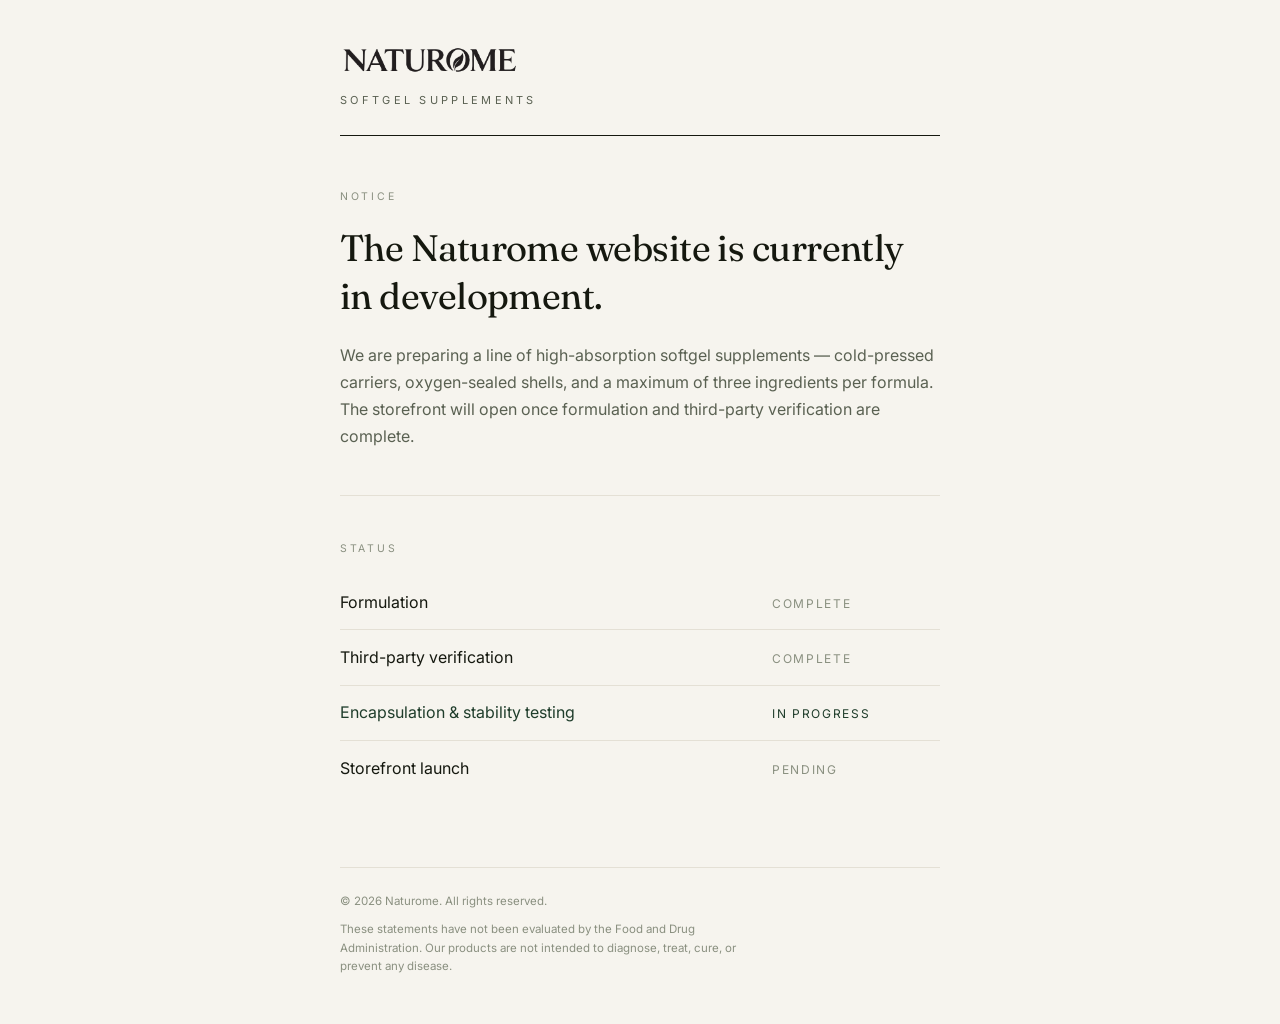
<file: index.html>
<!DOCTYPE html>
<html lang="en">
<head>
<meta charset="UTF-8">
<meta name="viewport" content="width=device-width, initial-scale=1">
<title>Naturome — Site in development</title>
<meta name="description" content="Naturome is preparing a line of high-absorption softgel supplements. The website is currently in development.">
<link rel="icon" href="favicon.ico" sizes="32x32">
<link rel="icon" href="favicon.svg" type="image/svg+xml">
<link rel="apple-touch-icon" href="favicon-180.png">
<meta name="theme-color" content="#1F3D2B">
<link rel="preconnect" href="https://fonts.googleapis.com">
<link rel="preconnect" href="https://fonts.gstatic.com" crossorigin>
<link href="https://fonts.googleapis.com/css2?family=Fraunces:opsz,wght@9..144,300;9..144,400&family=Inter:wght@400;500&display=swap" rel="stylesheet">
<link rel="stylesheet" href="styles.css">
</head>
<body>

<div class="sheet">

  <header class="masthead">
    <img class="mark" src="Naturome_Logo_Transparent.png" alt="Naturome">
    <p class="descriptor">Softgel Supplements</p>
  </header>

  <main class="body">

    <p class="label">Notice</p>

    <h1>The Naturome website is currently in development.</h1>

    <p class="lede">
      We are preparing a line of high-absorption softgel supplements — cold-pressed
      carriers, oxygen-sealed shells, and a maximum of three ingredients per formula.
      The storefront will open once formulation and third-party verification are complete.
    </p>

    <hr>

    <section class="status" aria-label="Development status">
      <p class="label">Status</p>
      <table>
        <tbody>
          <tr>
            <th scope="row">Formulation</th>
            <td>Complete</td>
          </tr>
          <tr>
            <th scope="row">Third-party verification</th>
            <td>Complete</td>
          </tr>
          <tr class="current">
            <th scope="row">Encapsulation &amp; stability testing</th>
            <td>In progress</td>
          </tr>
          <tr>
            <th scope="row">Storefront launch</th>
            <td>Pending</td>
          </tr>
        </tbody>
      </table>
    </section>

  </main>

  <footer class="colophon">
    <p>&copy; 2026 Naturome. All rights reserved.</p>
    <p>These statements have not been evaluated by the Food and Drug Administration. Our products are not intended to diagnose, treat, cure, or prevent any disease.</p>
  </footer>

</div>

</body>
</html>
</file>
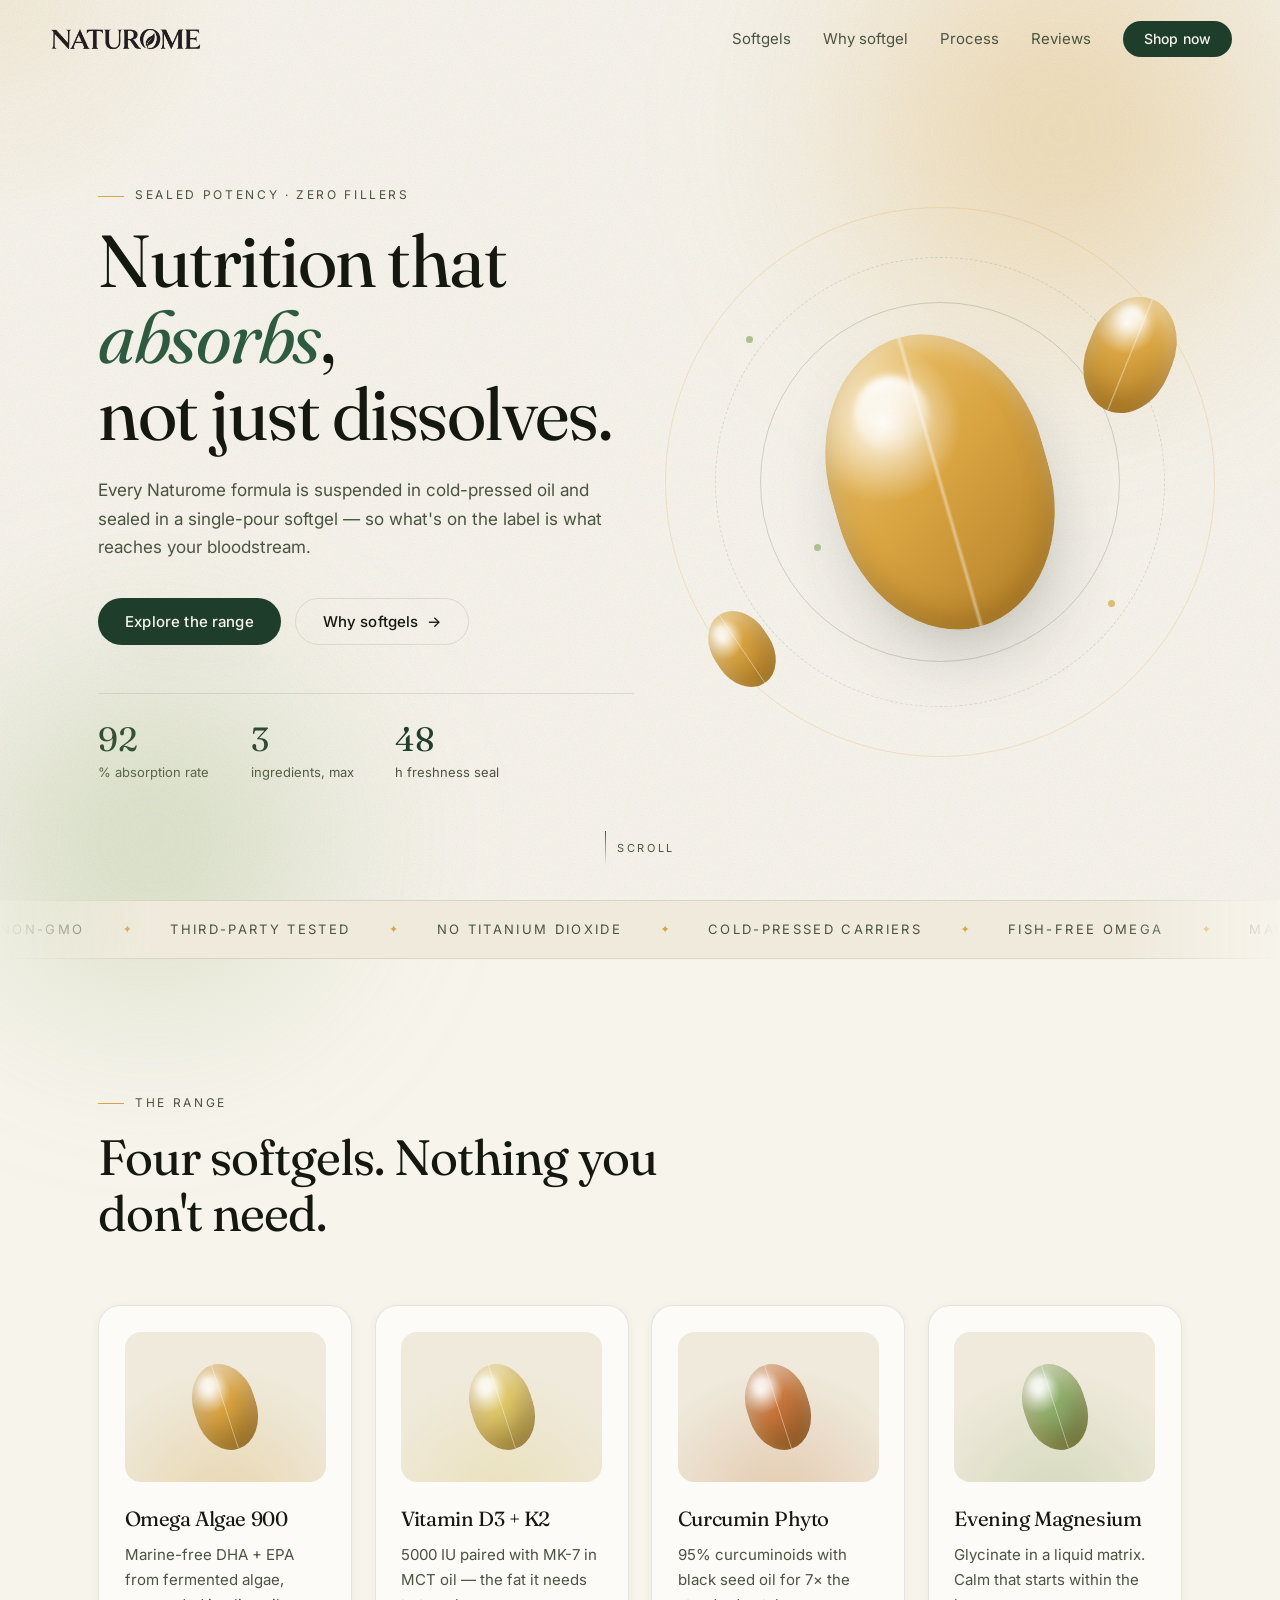
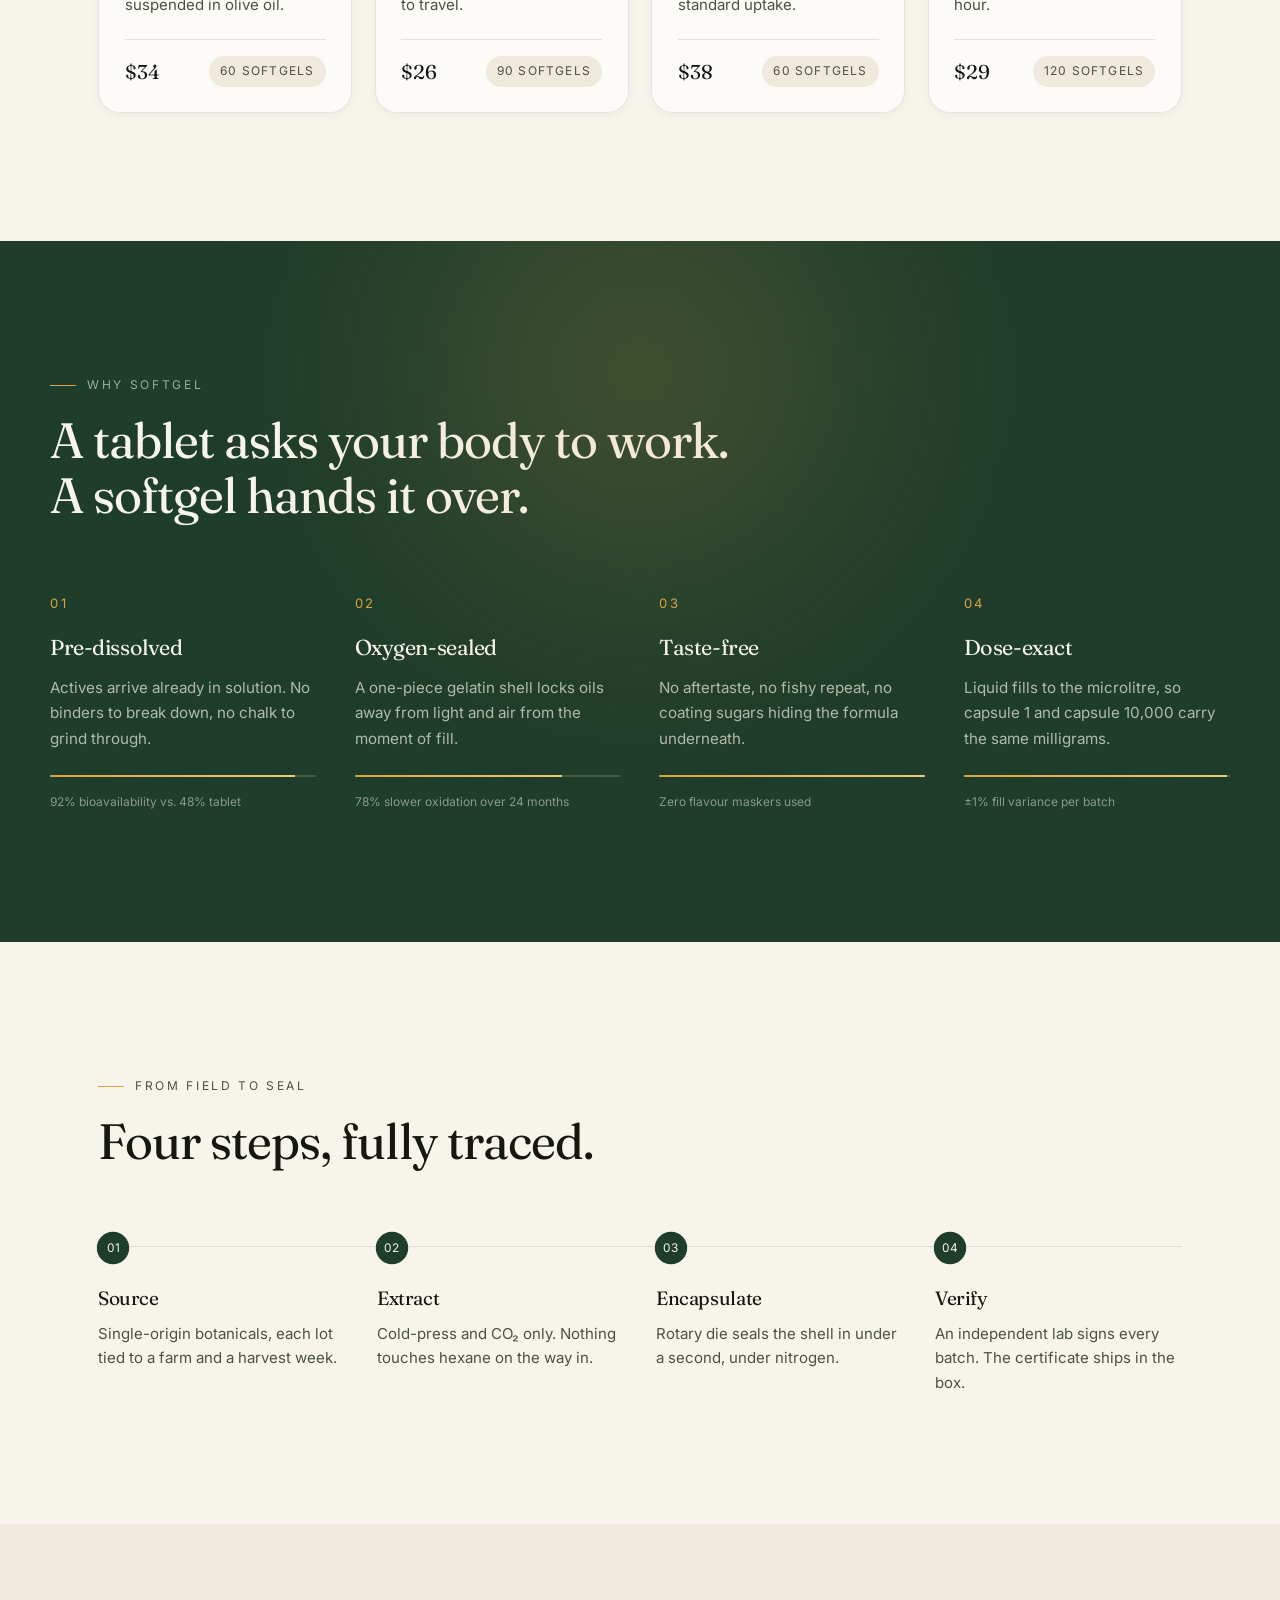
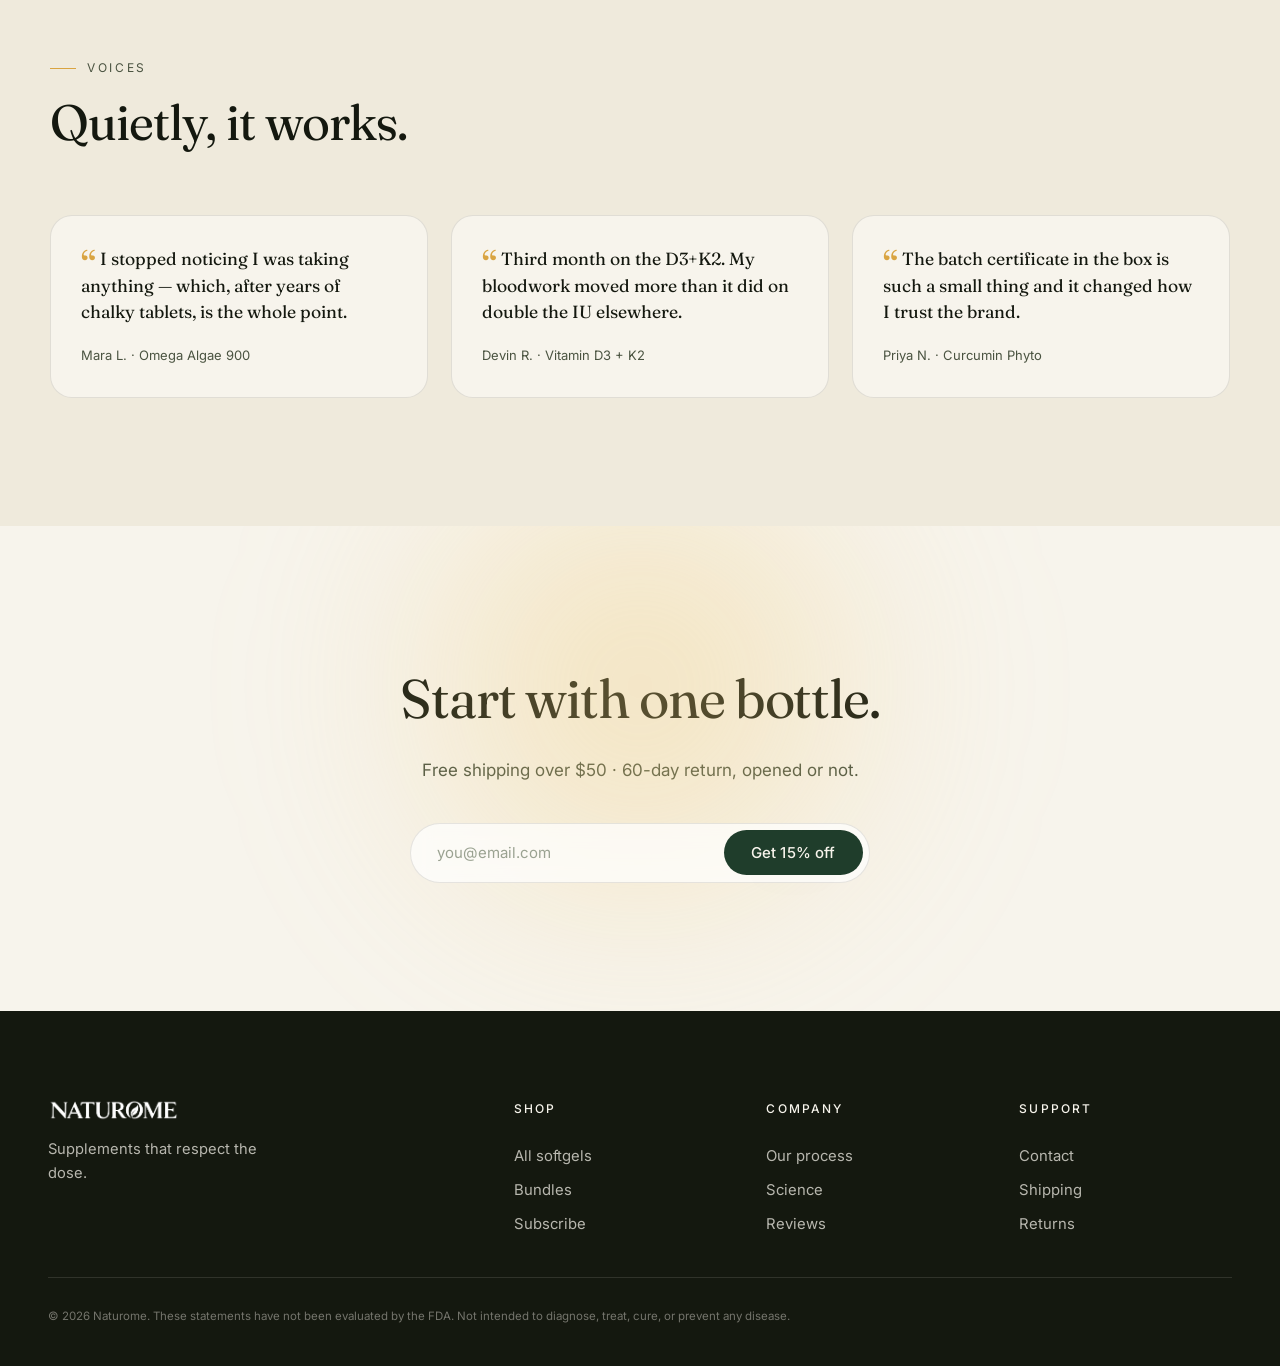
<file: full-site.html>
<!DOCTYPE html>
<html lang="en">
<head>
<meta charset="UTF-8">
<meta name="viewport" content="width=device-width, initial-scale=1">
<title>Naturome — Softgel Supplements</title>
<meta name="description" content="Naturome crafts high-absorption softgel supplements. Clean oils, sealed potency, nothing extra.">
<link rel="icon" href="favicon.ico" sizes="32x32">
<link rel="icon" href="favicon.svg" type="image/svg+xml">
<link rel="apple-touch-icon" href="favicon-180.png">
<link rel="preconnect" href="https://fonts.googleapis.com">
<link rel="preconnect" href="https://fonts.gstatic.com" crossorigin>
<link href="https://fonts.googleapis.com/css2?family=Fraunces:opsz,wght@9..144,300;9..144,400;9..144,600&family=Inter:wght@300;400;500;600&display=swap" rel="stylesheet">
<link rel="stylesheet" href="full-site.css">
</head>
<body>

<div class="grain" aria-hidden="true"></div>
<div class="cursor-glow" aria-hidden="true"></div>

<!-- ───────────────── header ───────────────── -->
<header class="site-head" id="head">
  <a class="brand" href="#top">
    <img src="Naturome_Logo_Transparent.png" alt="Naturome">
  </a>
  <nav class="nav">
    <a href="#products">Softgels</a>
    <a href="#why">Why softgel</a>
    <a href="#process">Process</a>
    <a href="#voices">Reviews</a>
  </nav>
  <a href="#cta" class="btn btn-sm">Shop now</a>
  <button class="burger" aria-label="Menu"><span></span><span></span></button>
</header>

<!-- ───────────────── hero ───────────────── -->
<main id="top">
<section class="hero">
  <div class="aura aura-1" aria-hidden="true"></div>
  <div class="aura aura-2" aria-hidden="true"></div>

  <div class="hero-copy">
    <span class="eyebrow reveal">Sealed potency · Zero fillers</span>
    <h1 class="reveal d1">
      Nutrition that <em>absorbs</em>,<br>
      not just dissolves.
    </h1>
    <p class="lede reveal d2">
      Every Naturome formula is suspended in cold-pressed oil and sealed in a
      single-pour softgel — so what's on the label is what reaches your bloodstream.
    </p>
    <div class="hero-cta reveal d3">
      <a href="#products" class="btn">Explore the range</a>
      <a href="#why" class="btn btn-ghost">Why softgels <span class="arr">→</span></a>
    </div>
    <ul class="hero-stats reveal d4">
      <li><strong data-count="92">0</strong><span>% absorption rate</span></li>
      <li><strong data-count="3">0</strong><span>ingredients, max</span></li>
      <li><strong data-count="48">0</strong><span>h freshness seal</span></li>
    </ul>
  </div>

  <div class="hero-art reveal d2" aria-hidden="true">
    <div class="halo"></div>
    <div class="gel gel-lg">
      <span class="shine"></span><span class="seam"></span>
    </div>
    <div class="gel gel-md float-a"><span class="shine"></span><span class="seam"></span></div>
    <div class="gel gel-sm float-b"><span class="shine"></span><span class="seam"></span></div>
    <div class="leaf-dot d-1"></div>
    <div class="leaf-dot d-2"></div>
    <div class="leaf-dot d-3"></div>
  </div>

  <div class="scroll-hint" aria-hidden="true"><span></span>scroll</div>
</section>

<!-- ───────────────── marquee ───────────────── -->
<div class="marquee" aria-hidden="true">
  <div class="marquee-track">
    <span>Non-GMO</span><i>✦</i><span>Third-party tested</span><i>✦</i><span>No titanium dioxide</span><i>✦</i>
    <span>Cold-pressed carriers</span><i>✦</i><span>Fish-free omega</span><i>✦</i><span>Made in small batches</span><i>✦</i>
    <span>Non-GMO</span><i>✦</i><span>Third-party tested</span><i>✦</i><span>No titanium dioxide</span><i>✦</i>
    <span>Cold-pressed carriers</span><i>✦</i><span>Fish-free omega</span><i>✦</i><span>Made in small batches</span><i>✦</i>
  </div>
</div>

<!-- ───────────────── products ───────────────── -->
<section class="section" id="products">
  <header class="sec-head">
    <span class="eyebrow reveal">The range</span>
    <h2 class="reveal d1">Four softgels. Nothing you don't need.</h2>
  </header>

  <div class="grid">
    <article class="card reveal" style="--tint:#D9A441">
      <div class="card-art"><div class="gel gel-card"><span class="shine"></span><span class="seam"></span></div></div>
      <h3>Omega Algae 900</h3>
      <p>Marine-free DHA + EPA from fermented algae, suspended in olive oil.</p>
      <div class="card-foot"><span class="price">$34</span><span class="pill">60 softgels</span></div>
    </article>

    <article class="card reveal d1" style="--tint:#E0C86A">
      <div class="card-art"><div class="gel gel-card"><span class="shine"></span><span class="seam"></span></div></div>
      <h3>Vitamin D3 + K2</h3>
      <p>5000 IU paired with MK-7 in MCT oil — the fat it needs to travel.</p>
      <div class="card-foot"><span class="price">$26</span><span class="pill">90 softgels</span></div>
    </article>

    <article class="card reveal d2" style="--tint:#C8763C">
      <div class="card-art"><div class="gel gel-card"><span class="shine"></span><span class="seam"></span></div></div>
      <h3>Curcumin Phyto</h3>
      <p>95% curcuminoids with black seed oil for 7× the standard uptake.</p>
      <div class="card-foot"><span class="price">$38</span><span class="pill">60 softgels</span></div>
    </article>

    <article class="card reveal d3" style="--tint:#8FAE6B">
      <div class="card-art"><div class="gel gel-card"><span class="shine"></span><span class="seam"></span></div></div>
      <h3>Evening Magnesium</h3>
      <p>Glycinate in a liquid matrix. Calm that starts within the hour.</p>
      <div class="card-foot"><span class="price">$29</span><span class="pill">120 softgels</span></div>
    </article>
  </div>
</section>

<!-- ───────────────── why ───────────────── -->
<section class="section dark" id="why">
  <div class="aura aura-3" aria-hidden="true"></div>
  <header class="sec-head">
    <span class="eyebrow reveal">Why softgel</span>
    <h2 class="reveal d1">A tablet asks your body to work.<br>A softgel hands it over.</h2>
  </header>

  <div class="why-grid">
    <div class="why-item reveal">
      <span class="num">01</span>
      <h3>Pre-dissolved</h3>
      <p>Actives arrive already in solution. No binders to break down, no chalk to grind through.</p>
      <div class="bar"><i style="--w:92%"></i></div>
      <small>92% bioavailability vs. 48% tablet</small>
    </div>
    <div class="why-item reveal d1">
      <span class="num">02</span>
      <h3>Oxygen-sealed</h3>
      <p>A one-piece gelatin shell locks oils away from light and air from the moment of fill.</p>
      <div class="bar"><i style="--w:78%"></i></div>
      <small>78% slower oxidation over 24 months</small>
    </div>
    <div class="why-item reveal d2">
      <span class="num">03</span>
      <h3>Taste-free</h3>
      <p>No aftertaste, no fishy repeat, no coating sugars hiding the formula underneath.</p>
      <div class="bar"><i style="--w:100%"></i></div>
      <small>Zero flavour maskers used</small>
    </div>
    <div class="why-item reveal d3">
      <span class="num">04</span>
      <h3>Dose-exact</h3>
      <p>Liquid fills to the microlitre, so capsule 1 and capsule 10,000 carry the same milligrams.</p>
      <div class="bar"><i style="--w:99%"></i></div>
      <small>±1% fill variance per batch</small>
    </div>
  </div>
</section>

<!-- ───────────────── process ───────────────── -->
<section class="section" id="process">
  <header class="sec-head">
    <span class="eyebrow reveal">From field to seal</span>
    <h2 class="reveal d1">Four steps, fully traced.</h2>
  </header>

  <ol class="steps">
    <li class="reveal">
      <h3>Source</h3>
      <p>Single-origin botanicals, each lot tied to a farm and a harvest week.</p>
    </li>
    <li class="reveal d1">
      <h3>Extract</h3>
      <p>Cold-press and CO₂ only. Nothing touches hexane on the way in.</p>
    </li>
    <li class="reveal d2">
      <h3>Encapsulate</h3>
      <p>Rotary die seals the shell in under a second, under nitrogen.</p>
    </li>
    <li class="reveal d3">
      <h3>Verify</h3>
      <p>An independent lab signs every batch. The certificate ships in the box.</p>
    </li>
  </ol>
</section>

<!-- ───────────────── voices ───────────────── -->
<section class="section tinted" id="voices">
  <header class="sec-head">
    <span class="eyebrow reveal">Voices</span>
    <h2 class="reveal d1">Quietly, it works.</h2>
  </header>
  <div class="quotes">
    <figure class="quote reveal">
      <blockquote>I stopped noticing I was taking anything — which, after years of chalky tablets, is the whole point.</blockquote>
      <figcaption>Mara L. · Omega Algae 900</figcaption>
    </figure>
    <figure class="quote reveal d1">
      <blockquote>Third month on the D3+K2. My bloodwork moved more than it did on double the IU elsewhere.</blockquote>
      <figcaption>Devin R. · Vitamin D3 + K2</figcaption>
    </figure>
    <figure class="quote reveal d2">
      <blockquote>The batch certificate in the box is such a small thing and it changed how I trust the brand.</blockquote>
      <figcaption>Priya N. · Curcumin Phyto</figcaption>
    </figure>
  </div>
</section>

<!-- ───────────────── cta ───────────────── -->
<section class="cta" id="cta">
  <div class="aura aura-4" aria-hidden="true"></div>
  <h2 class="reveal">Start with one bottle.</h2>
  <p class="reveal d1">Free shipping over $50 · 60-day return, opened or not.</p>
  <form class="signup reveal d2" onsubmit="event.preventDefault();this.classList.add('done');">
    <input type="email" placeholder="you@email.com" required aria-label="Email">
    <button class="btn" type="submit">Get 15% off</button>
    <span class="done-msg">Check your inbox — your code is on the way.</span>
  </form>
</section>
</main>

<!-- ───────────────── footer ───────────────── -->
<footer class="site-foot">
  <div class="foot-brand">
    <img src="Naturome_Logo_Transparent.png" alt="Naturome">
    <p>Supplements that respect the dose.</p>
  </div>
  <nav>
    <h4>Shop</h4>
    <a href="#products">All softgels</a><a href="#products">Bundles</a><a href="#cta">Subscribe</a>
  </nav>
  <nav>
    <h4>Company</h4>
    <a href="#process">Our process</a><a href="#why">Science</a><a href="#voices">Reviews</a>
  </nav>
  <nav>
    <h4>Support</h4>
    <a href="#">Contact</a><a href="#">Shipping</a><a href="#">Returns</a>
  </nav>
  <p class="legal">© 2026 Naturome. These statements have not been evaluated by the FDA. Not intended to diagnose, treat, cure, or prevent any disease.</p>
</footer>

<script>
/* reveal on scroll */
const io = new IntersectionObserver((entries) => {
  entries.forEach(e => { if (e.isIntersecting) { e.target.classList.add('in'); io.unobserve(e.target); } });
}, { threshold: 0.18, rootMargin: '0px 0px -60px' });
document.querySelectorAll('.reveal, .bar, .steps li').forEach(el => io.observe(el));

/* sticky header state */
const head = document.getElementById('head');
addEventListener('scroll', () => head.classList.toggle('stuck', scrollY > 24), { passive: true });

/* count-up stats */
const cio = new IntersectionObserver((entries) => {
  entries.forEach(e => {
    if (!e.isIntersecting) return;
    const el = e.target, to = +el.dataset.count;
    let t0 = null;
    const tick = (t) => {
      t0 ??= t;
      const p = Math.min((t - t0) / 1100, 1);
      el.textContent = Math.round(to * (1 - Math.pow(1 - p, 3)));
      if (p < 1) requestAnimationFrame(tick);
    };
    requestAnimationFrame(tick);
    cio.unobserve(el);
  });
}, { threshold: 1 });
document.querySelectorAll('[data-count]').forEach(el => cio.observe(el));

/* pointer glow + card tilt */
const glow = document.querySelector('.cursor-glow');
addEventListener('pointermove', (e) => {
  glow.style.transform = `translate(${e.clientX}px, ${e.clientY}px)`;
}, { passive: true });

document.querySelectorAll('.card').forEach(card => {
  card.addEventListener('pointermove', e => {
    const r = card.getBoundingClientRect();
    const x = (e.clientX - r.left) / r.width - .5, y = (e.clientY - r.top) / r.height - .5;
    card.style.setProperty('--rx', `${-y * 7}deg`);
    card.style.setProperty('--ry', `${x * 9}deg`);
    card.style.setProperty('--mx', `${(x + .5) * 100}%`);
    card.style.setProperty('--my', `${(y + .5) * 100}%`);
  });
  card.addEventListener('pointerleave', () => {
    card.style.setProperty('--rx', '0deg'); card.style.setProperty('--ry', '0deg');
  });
});

/* hero parallax */
const art = document.querySelector('.hero-art');
addEventListener('scroll', () => {
  if (scrollY < 900) art.style.transform = `translateY(${scrollY * -0.08}px)`;
}, { passive: true });

/* mobile nav */
document.querySelector('.burger').addEventListener('click', () => head.classList.toggle('open'));
document.querySelectorAll('.nav a').forEach(a => a.addEventListener('click', () => head.classList.remove('open')));
</script>
</body>
</html>
</file>
<file: styles.css>
/* ════════════════════════════════════════════
   Naturome — site in development
   ════════════════════════════════════════════ */

:root{
  --ink:#15180F;
  --ink-soft:#5A6152;
  --ink-faint:#8A9080;
  --paper:#F6F4EE;
  --paper-2:#EDEAE1;
  --forest:#1F3D2B;
  --rule:#D7D3C7;
  --rule-soft:#E4E0D5;
}

*{box-sizing:border-box}
body{
  margin:0;
  background:var(--paper);
  color:var(--ink);
  font:400 16px/1.7 Inter,system-ui,-apple-system,"Segoe UI",sans-serif;
  -webkit-font-smoothing:antialiased;
}
h1{
  font:400 clamp(1.6rem,3.4vw,2.3rem)/1.3 Fraunces,"Iowan Old Style",Georgia,serif;
  letter-spacing:-.015em;margin:0;max-width:24ch;
}
p{margin:0}
a{color:inherit}
img{display:block;max-width:100%}
table{border-collapse:collapse;width:100%}
dl,dd{margin:0}
hr{border:0;border-top:1px solid var(--rule-soft);margin:2.75rem 0}

/* ───── sheet ───── */
.sheet{
  max-width:680px;
  margin-inline:auto;
  padding:clamp(2rem,5vh,3.5rem) clamp(1.5rem,5vw,2.5rem) 3rem;
  min-height:100vh;
  display:flex;flex-direction:column;
}

/* ───── masthead ───── */
.masthead{
  padding-bottom:1.6rem;
  border-bottom:1px solid var(--ink);
  margin-bottom:3.25rem;
}
.mark{height:clamp(22px,4.2vw,30px)}
.descriptor{
  margin-top:1rem;
  font-size:11px;letter-spacing:.3em;text-transform:uppercase;color:var(--ink-soft);
}

/* ───── labels ───── */
.label{
  font-size:10.5px;letter-spacing:.26em;text-transform:uppercase;
  color:var(--ink-faint);margin-bottom:1.1rem;
}

/* ───── body ───── */
.body{flex:1}
.lede{
  margin-top:1.4rem;
  max-width:60ch;
  color:var(--ink-soft);
  font-size:1rem;
}

/* ───── status table ───── */
.status th,
.status td{
  padding:.85rem 0;
  border-bottom:1px solid var(--rule-soft);
  font-weight:400;
  text-align:left;
  vertical-align:baseline;
}
.status th{color:var(--ink);padding-right:1.5rem}
.status td{
  width:10.5rem;
  color:var(--ink-faint);
  font-size:12px;letter-spacing:.14em;text-transform:uppercase;
}
.status tr:last-child th,
.status tr:last-child td{border-bottom:0}
.status tr.current th{color:var(--forest)}
.status tr.current td{color:var(--forest)}

/* ───── colophon ───── */
.colophon{
  margin-top:4.5rem;
  padding-top:1.5rem;
  border-top:1px solid var(--rule-soft);
  display:grid;gap:.6rem;
  font-size:11.5px;line-height:1.6;color:var(--ink-faint);
}
.colophon p:last-child{max-width:62ch}

/* ───── responsive ───── */
@media (max-width:560px){
  .status td{width:auto}
  .status table,
  .status tbody,
  .status tr,
  .status th,
  .status td{display:block}
  .status tr{padding:.85rem 0;border-bottom:1px solid var(--rule-soft)}
  .status tr:last-child{border-bottom:0}
  .status th,
  .status td{padding:0;border:0}
  .status td{margin-top:.2rem}
}
</file>
<file: full-site.css>
/* ════════════════════════════════════════════
   Naturome — softgel supplements
   ════════════════════════════════════════════ */

:root{
  --ink:#14180F;
  --ink-soft:#4A5340;
  --cream:#F7F4EC;
  --cream-2:#EFEADC;
  --forest:#1F3D2B;
  --forest-2:#2E5B3F;
  --amber:#D9A441;
  --amber-lt:#EFCB7A;
  --leaf:#8FAE6B;
  --line:rgba(20,24,15,.10);
  --radius:22px;
  --shadow-s:0 2px 10px rgba(20,24,15,.05);
  --shadow-m:0 18px 46px -22px rgba(20,24,15,.30);
  --shadow-l:0 40px 90px -40px rgba(20,24,15,.45);
  --ease:cubic-bezier(.22,.8,.26,1);
  --maxw:1180px;
}

*{box-sizing:border-box}
html{scroll-behavior:smooth}
body{
  margin:0;
  background:var(--cream);
  color:var(--ink);
  font:400 17px/1.65 Inter,system-ui,-apple-system,"Segoe UI",sans-serif;
  -webkit-font-smoothing:antialiased;
  overflow-x:hidden;
}
h1,h2,h3,h4{font-family:Fraunces,"Iowan Old Style",Georgia,serif;font-weight:400;letter-spacing:-.02em;margin:0}
h1 em{font-style:italic;color:var(--forest-2)}
p{margin:0}
a{color:inherit;text-decoration:none}
img{max-width:100%;display:block}
ul,ol{margin:0;padding:0;list-style:none}

/* ───── ambient layers ───── */
.grain{
  position:fixed;inset:0;z-index:1;pointer-events:none;opacity:.5;mix-blend-mode:multiply;
  background-image:url("data:image/svg+xml,%3Csvg xmlns='http://www.w3.org/2000/svg' width='160' height='160'%3E%3Cfilter id='n'%3E%3CfeTurbulence type='fractalNoise' baseFrequency='.85' numOctaves='3'/%3E%3C/filter%3E%3Crect width='100%25' height='100%25' filter='url(%23n)' opacity='.26'/%3E%3C/svg%3E");
}
.cursor-glow{
  position:fixed;top:0;left:0;width:520px;height:520px;margin:-260px 0 0 -260px;z-index:0;
  pointer-events:none;border-radius:50%;opacity:.55;
  background:radial-gradient(circle,rgba(217,164,65,.20),transparent 62%);
  transition:transform .35s cubic-bezier(.2,.9,.3,1);
}
.aura{position:absolute;border-radius:50%;filter:blur(80px);pointer-events:none;z-index:0}
.aura-1{width:620px;height:620px;top:-180px;right:-140px;background:radial-gradient(circle,rgba(217,164,65,.42),transparent 68%);animation:drift 20s var(--ease) infinite alternate}
.aura-2{width:520px;height:520px;bottom:-200px;left:-160px;background:radial-gradient(circle,rgba(143,174,107,.40),transparent 66%);animation:drift 26s var(--ease) infinite alternate-reverse}
.aura-3{width:700px;height:700px;top:-220px;left:50%;background:radial-gradient(circle,rgba(217,164,65,.22),transparent 68%)}
.aura-4{width:760px;height:560px;top:-120px;left:50%;transform:translateX(-50%);background:radial-gradient(circle,rgba(239,203,122,.45),transparent 66%)}
@keyframes drift{to{transform:translate(-60px,50px) scale(1.14)}}

/* ───── buttons ───── */
.btn{
  position:relative;display:inline-flex;align-items:center;gap:.5rem;
  padding:.95rem 1.7rem;border:0;border-radius:999px;cursor:pointer;
  background:var(--forest);color:var(--cream);
  font:500 15px/1 Inter,sans-serif;letter-spacing:.01em;
  box-shadow:var(--shadow-m);overflow:hidden;
  transition:transform .4s var(--ease),box-shadow .4s var(--ease);
}
.btn::after{
  content:"";position:absolute;inset:0;border-radius:inherit;
  background:linear-gradient(110deg,transparent 20%,rgba(239,203,122,.55),transparent 80%);
  transform:translateX(-120%);transition:transform .7s var(--ease);
}
.btn:hover{transform:translateY(-3px);box-shadow:0 26px 50px -22px rgba(31,61,43,.65)}
.btn:hover::after{transform:translateX(120%)}
.btn-sm{padding:.7rem 1.3rem;font-size:14px}
.btn-ghost{
  background:transparent;color:var(--ink);box-shadow:none;
  border:1px solid var(--line);
}
.btn-ghost:hover{background:rgba(20,24,15,.04);box-shadow:none;border-color:rgba(20,24,15,.22)}
.btn .arr{transition:transform .4s var(--ease)}
.btn-ghost:hover .arr{transform:translateX(5px)}

.eyebrow{
  display:inline-block;font-size:12px;letter-spacing:.22em;text-transform:uppercase;
  color:var(--ink-soft);margin-bottom:1.1rem;
}
.eyebrow::before{content:"";display:inline-block;width:26px;height:1px;background:var(--amber);vertical-align:middle;margin-right:.7rem}

/* ───── header ───── */
.site-head{
  position:fixed;top:0;left:0;right:0;z-index:50;
  display:flex;align-items:center;gap:2rem;
  padding:1.3rem clamp(1.2rem,4vw,3rem);
  transition:padding .4s var(--ease),background .4s var(--ease),box-shadow .4s var(--ease);
}
.site-head.stuck{
  padding:.75rem clamp(1.2rem,4vw,3rem);
  background:rgba(247,244,236,.78);
  backdrop-filter:blur(16px) saturate(160%);
  box-shadow:0 1px 0 var(--line),0 12px 34px -28px rgba(20,24,15,.6);
}
.brand img{height:26px;transition:height .4s var(--ease)}
.site-head.stuck .brand img{height:22px}
.nav{margin-left:auto;display:flex;gap:2rem}
.nav a{position:relative;font-size:15px;color:var(--ink-soft);transition:color .3s}
.nav a::after{
  content:"";position:absolute;left:0;bottom:-5px;width:100%;height:1px;background:var(--forest);
  transform:scaleX(0);transform-origin:right;transition:transform .45s var(--ease);
}
.nav a:hover{color:var(--ink)}
.nav a:hover::after{transform:scaleX(1);transform-origin:left}
.burger{display:none;background:none;border:0;cursor:pointer;padding:8px;flex-direction:column;gap:5px}
.burger span{display:block;width:22px;height:1.5px;background:var(--ink);transition:transform .35s var(--ease)}
.site-head.open .burger span:first-child{transform:translateY(3.2px) rotate(45deg)}
.site-head.open .burger span:last-child{transform:translateY(-3.2px) rotate(-45deg)}

/* ───── hero ───── */
.hero{
  position:relative;z-index:2;
  min-height:100svh;display:grid;align-items:center;
  grid-template-columns:1.05fr .95fr;gap:clamp(2rem,5vw,5rem);
  padding:9rem clamp(1.2rem,4vw,3rem) 5rem;
  max-width:var(--maxw);margin-inline:auto;
}
.hero h1{font-size:clamp(2.7rem,6vw,4.6rem);line-height:1.04;margin-bottom:1.5rem}
.lede{max-width:46ch;color:var(--ink-soft);font-size:1.07rem}
.hero-cta{display:flex;gap:.85rem;flex-wrap:wrap;margin:2.3rem 0 3rem}
.hero-stats{display:flex;gap:2.6rem;flex-wrap:wrap;padding-top:1.8rem;border-top:1px solid var(--line)}
.hero-stats strong{display:block;font:400 2.1rem/1 Fraunces,Georgia,serif;color:var(--forest)}
.hero-stats span{font-size:13px;color:var(--ink-soft)}

/* softgel capsule */
.gel{
  position:relative;border-radius:50% / 46%;
  background:
    radial-gradient(60% 44% at 32% 26%,rgba(255,255,255,.92),transparent 60%),
    linear-gradient(145deg,var(--amber-lt),var(--amber) 48%,#B07C26);
  box-shadow:
    inset 0 -14px 26px rgba(120,80,15,.42),
    inset 0 10px 20px rgba(255,255,255,.4),
    var(--shadow-l);
}
.gel .shine{
  position:absolute;top:11%;left:20%;width:34%;height:26%;border-radius:50%;
  background:linear-gradient(180deg,rgba(255,255,255,.95),rgba(255,255,255,0));
  filter:blur(3px);
}
.gel .seam{
  position:absolute;inset:0;border-radius:inherit;
  background:linear-gradient(90deg,transparent 48.6%,rgba(255,255,255,.42) 50%,transparent 51.4%);
}
.hero-art{position:relative;height:min(62vh,520px);will-change:transform}
.halo{
  position:absolute;top:50%;left:50%;width:360px;height:360px;transform:translate(-50%,-50%);
  border-radius:50%;border:1px solid rgba(31,61,43,.18);
  animation:spin 34s linear infinite;
}
.halo::before,.halo::after{
  content:"";position:absolute;inset:-46px;border-radius:50%;
  border:1px dashed rgba(31,61,43,.13);
}
.halo::after{inset:-96px;border-style:solid;border-color:rgba(217,164,65,.22)}
@keyframes spin{to{transform:translate(-50%,-50%) rotate(360deg)}}

.gel-lg{position:absolute;top:50%;left:50%;width:218px;height:300px;transform:translate(-50%,-50%) rotate(-16deg);animation:bob 7s ease-in-out infinite}
.gel-md{position:absolute;top:14%;right:2%;width:86px;height:120px;transform:rotate(22deg)}
.gel-sm{position:absolute;bottom:10%;left:3%;width:58px;height:82px;transform:rotate(-34deg)}
.float-a{animation:bob 5.5s ease-in-out infinite .4s}
.float-b{animation:bob 6.5s ease-in-out infinite .9s}
@keyframes bob{50%{translate:0 -20px}}

.leaf-dot{position:absolute;width:7px;height:7px;border-radius:50%;background:var(--leaf);opacity:.7}
.d-1{top:22%;left:10%;animation:bob 4.6s ease-in-out infinite}
.d-2{bottom:26%;right:14%;background:var(--amber);animation:bob 5.4s ease-in-out infinite .6s}
.d-3{top:62%;left:24%;animation:bob 6.2s ease-in-out infinite 1.1s}

.scroll-hint{
  position:absolute;bottom:2.2rem;left:50%;transform:translateX(-50%);
  font-size:11px;letter-spacing:.24em;text-transform:uppercase;color:var(--ink-soft);
  display:flex;align-items:center;gap:.7rem;
}
.scroll-hint span{display:block;width:1px;height:34px;background:linear-gradient(var(--ink-soft),transparent);animation:slide 2.4s ease-in-out infinite}
@keyframes slide{0%,100%{opacity:.25;transform:scaleY(.6)}50%{opacity:1;transform:scaleY(1)}}

/* ───── marquee ───── */
.marquee{
  position:relative;z-index:2;overflow:hidden;padding:1.1rem 0;
  border-block:1px solid var(--line);background:var(--cream-2);
  -webkit-mask-image:linear-gradient(90deg,transparent,#000 12%,#000 88%,transparent);
          mask-image:linear-gradient(90deg,transparent,#000 12%,#000 88%,transparent);
}
.marquee-track{display:flex;gap:2.4rem;width:max-content;animation:slide-x 34s linear infinite;align-items:center}
.marquee span{font-size:13px;letter-spacing:.18em;text-transform:uppercase;color:var(--ink-soft);white-space:nowrap}
.marquee i{color:var(--amber);font-style:normal;font-size:11px}
@keyframes slide-x{to{transform:translateX(-50%)}}

/* ───── sections ───── */
.section{position:relative;z-index:2;padding:clamp(5rem,10vw,8.5rem) clamp(1.2rem,4vw,3rem);max-width:var(--maxw);margin-inline:auto}
.section.dark,.section.tinted{max-width:none}
.sec-head{margin-bottom:clamp(2.5rem,5vw,4rem);max-width:var(--maxw);margin-inline:auto}
.sec-head h2{font-size:clamp(1.9rem,4vw,3.1rem);line-height:1.12;max-width:20ch}

/* products */
.grid{display:grid;grid-template-columns:repeat(auto-fit,minmax(248px,1fr));gap:1.4rem}
.card{
  position:relative;padding:1.6rem;border-radius:var(--radius);
  background:rgba(255,255,255,.62);border:1px solid var(--line);
  box-shadow:var(--shadow-s);overflow:hidden;
  transform:perspective(900px) rotateX(var(--rx,0)) rotateY(var(--ry,0));
  transition:transform .5s var(--ease),box-shadow .5s var(--ease),border-color .5s;
}
.card::before{
  content:"";position:absolute;inset:0;opacity:0;transition:opacity .5s;
  background:radial-gradient(420px circle at var(--mx,50%) var(--my,50%),color-mix(in srgb,var(--tint) 22%,transparent),transparent 65%);
}
.card:hover{box-shadow:var(--shadow-m);border-color:color-mix(in srgb,var(--tint) 40%,transparent)}
.card:hover::before{opacity:1}
.card>*{position:relative}
.card-art{
  height:150px;display:grid;place-items:center;margin-bottom:1.3rem;border-radius:16px;
  background:radial-gradient(circle at 50% 120%,color-mix(in srgb,var(--tint) 30%,transparent),transparent 70%),var(--cream-2);
}
.gel-card{
  width:62px;height:88px;transform:rotate(-18deg);
  background:
    radial-gradient(60% 44% at 32% 26%,rgba(255,255,255,.92),transparent 60%),
    linear-gradient(145deg,color-mix(in srgb,var(--tint) 55%,#fff),var(--tint) 50%,color-mix(in srgb,var(--tint) 70%,#000));
  transition:transform .6s var(--ease);
}
.card:hover .gel-card{transform:rotate(-6deg) translateY(-8px) scale(1.07)}
.card h3{font-size:1.28rem;margin-bottom:.45rem}
.card p{font-size:.94rem;color:var(--ink-soft)}
.card-foot{display:flex;align-items:center;justify-content:space-between;margin-top:1.3rem;padding-top:1rem;border-top:1px solid var(--line)}
.price{font:400 1.25rem Fraunces,Georgia,serif}
.pill{font-size:12px;letter-spacing:.1em;text-transform:uppercase;color:var(--ink-soft);background:var(--cream-2);padding:.35rem .7rem;border-radius:999px}

/* why (dark) */
.section.dark{background:var(--forest);color:var(--cream);overflow:hidden}
.section.dark .aura-3{transform:translateX(-50%)}
.section.dark .eyebrow{color:rgba(247,244,236,.6)}
.section.dark .sec-head h2{max-width:26ch}
.why-grid{display:grid;grid-template-columns:repeat(auto-fit,minmax(240px,1fr));gap:2.4rem;max-width:var(--maxw);margin-inline:auto}
.why-item .num{font:400 13px/1 Inter,sans-serif;letter-spacing:.2em;color:var(--amber)}
.why-item h3{font-size:1.35rem;margin:.9rem 0 .6rem}
.why-item p{font-size:.95rem;color:rgba(247,244,236,.68)}
.bar{height:2px;background:rgba(247,244,236,.16);border-radius:2px;margin:1.5rem 0 .6rem;overflow:hidden}
.bar i{display:block;height:100%;width:0;background:linear-gradient(90deg,var(--amber),var(--amber-lt));transition:width 1.4s var(--ease) .15s}
.bar.in i{width:var(--w)}
.why-item small{font-size:12px;color:rgba(247,244,236,.5)}

/* process */
.steps{counter-reset:s;display:grid;grid-template-columns:repeat(auto-fit,minmax(210px,1fr));gap:2rem;position:relative}
.steps::before{
  content:"";position:absolute;top:13px;left:0;right:0;height:1px;background:var(--line);
}
.steps li{position:relative;padding-top:3.1rem;counter-increment:s}
.steps li::before{
  content:counter(s,decimal-leading-zero);
  position:absolute;top:0;left:0;width:28px;height:28px;border-radius:50%;
  display:grid;place-items:center;font-size:11px;letter-spacing:.04em;
  background:var(--cream);color:var(--ink-soft);border:1px solid var(--line);
  transition:background .5s var(--ease),color .5s var(--ease),transform .5s var(--ease);
}
.steps li.in::before{background:var(--forest);color:var(--cream);border-color:var(--forest);transform:scale(1.08)}
.steps li h3{font-size:1.2rem;margin-bottom:.45rem}
.steps li p{font-size:.94rem;color:var(--ink-soft)}

/* voices */
.section.tinted{background:var(--cream-2)}
.quotes{display:grid;grid-template-columns:repeat(auto-fit,minmax(260px,1fr));gap:1.4rem;max-width:var(--maxw);margin-inline:auto}
.quote{
  margin:0;padding:1.9rem;border-radius:var(--radius);background:var(--cream);
  border:1px solid var(--line);transition:transform .5s var(--ease),box-shadow .5s var(--ease);
}
.quote:hover{transform:translateY(-6px);box-shadow:var(--shadow-m)}
.quote blockquote{margin:0;font:400 1.1rem/1.5 Fraunces,Georgia,serif}
.quote blockquote::before{content:"“";color:var(--amber);font-size:2.4rem;line-height:0;vertical-align:-.35em;margin-right:.1em}
.quote figcaption{margin-top:1.2rem;font-size:13px;color:var(--ink-soft)}

/* cta */
.cta{
  position:relative;z-index:2;overflow:hidden;text-align:center;
  padding:clamp(5rem,10vw,8rem) clamp(1.2rem,4vw,3rem);
}
.cta h2{font-size:clamp(2.1rem,5vw,3.4rem)}
.cta p{color:var(--ink-soft);margin-top:.8rem}
.signup{
  position:relative;display:flex;gap:.6rem;max-width:460px;margin:2.4rem auto 0;
  background:rgba(255,255,255,.7);border:1px solid var(--line);border-radius:999px;padding:.4rem;
  backdrop-filter:blur(10px);transition:box-shadow .4s var(--ease),border-color .4s;
}
.signup:focus-within{box-shadow:0 0 0 4px rgba(217,164,65,.22);border-color:var(--amber)}
.signup input{flex:1;border:0;background:transparent;padding:0 1.2rem;font:400 15px Inter,sans-serif;color:var(--ink);outline:0}
.signup input::placeholder{color:#9AA291}
.done-msg{
  position:absolute;inset:0;display:grid;place-items:center;border-radius:999px;
  background:var(--forest);color:var(--cream);font-size:14px;
  opacity:0;transform:scale(.96);pointer-events:none;transition:all .45s var(--ease);
}
.signup.done .done-msg{opacity:1;transform:scale(1)}

/* footer */
.site-foot{
  position:relative;z-index:2;background:var(--ink);color:rgba(247,244,236,.72);
  padding:clamp(3.5rem,7vw,5.5rem) clamp(1.2rem,4vw,3rem) 2.5rem;
  display:grid;grid-template-columns:2fr 1fr 1fr 1fr;gap:2.5rem;
}
.site-foot img{height:22px;filter:invert(1) brightness(1.6)}
.foot-brand p{margin-top:1rem;font-size:.92rem;max-width:26ch}
.site-foot h4{font-family:Inter,sans-serif;font-size:12px;font-weight:500;letter-spacing:.18em;text-transform:uppercase;color:var(--cream);margin-bottom:1rem}
.site-foot nav{display:flex;flex-direction:column;gap:.6rem}
.site-foot nav a{font-size:.93rem;transition:color .3s,transform .3s var(--ease)}
.site-foot nav a:hover{color:var(--amber-lt);transform:translateX(4px)}
.legal{grid-column:1/-1;border-top:1px solid rgba(247,244,236,.12);padding-top:1.8rem;font-size:11.5px;color:rgba(247,244,236,.42)}

/* ───── reveal ───── */
.reveal{opacity:0;transform:translateY(26px);transition:opacity .9s var(--ease),transform .9s var(--ease)}
.reveal.in{opacity:1;transform:none}
.d1{transition-delay:.09s}.d2{transition-delay:.18s}.d3{transition-delay:.27s}.d4{transition-delay:.36s}

/* ───── responsive ───── */
@media (max-width:960px){
  .hero{grid-template-columns:1fr;min-height:auto;padding-top:7.5rem;text-align:left}
  .hero-art{height:360px;order:-1;margin-inline:auto;width:100%;max-width:420px}
  .gel-lg{width:170px;height:234px}
  .halo{width:270px;height:270px}
  .scroll-hint{display:none}
  .site-foot{grid-template-columns:1fr 1fr}
}
@media (max-width:720px){
  .nav{
    position:absolute;top:100%;left:0;right:0;flex-direction:column;gap:1.2rem;
    padding:1.6rem clamp(1.2rem,4vw,3rem) 2rem;background:rgba(247,244,236,.96);
    backdrop-filter:blur(14px);border-bottom:1px solid var(--line);
    opacity:0;visibility:hidden;transform:translateY(-10px);transition:all .4s var(--ease);
  }
  .site-head.open .nav{opacity:1;visibility:visible;transform:none}
  .burger{display:flex}
  .site-head .btn-sm{margin-left:auto}
  .hero-stats{gap:1.6rem}
  .site-foot{grid-template-columns:1fr}
}

@media (prefers-reduced-motion:reduce){
  *,*::before,*::after{animation:none!important;transition-duration:.01ms!important}
  .reveal{opacity:1;transform:none}
  .bar i{width:var(--w)}
  html{scroll-behavior:auto}
}
</file>
